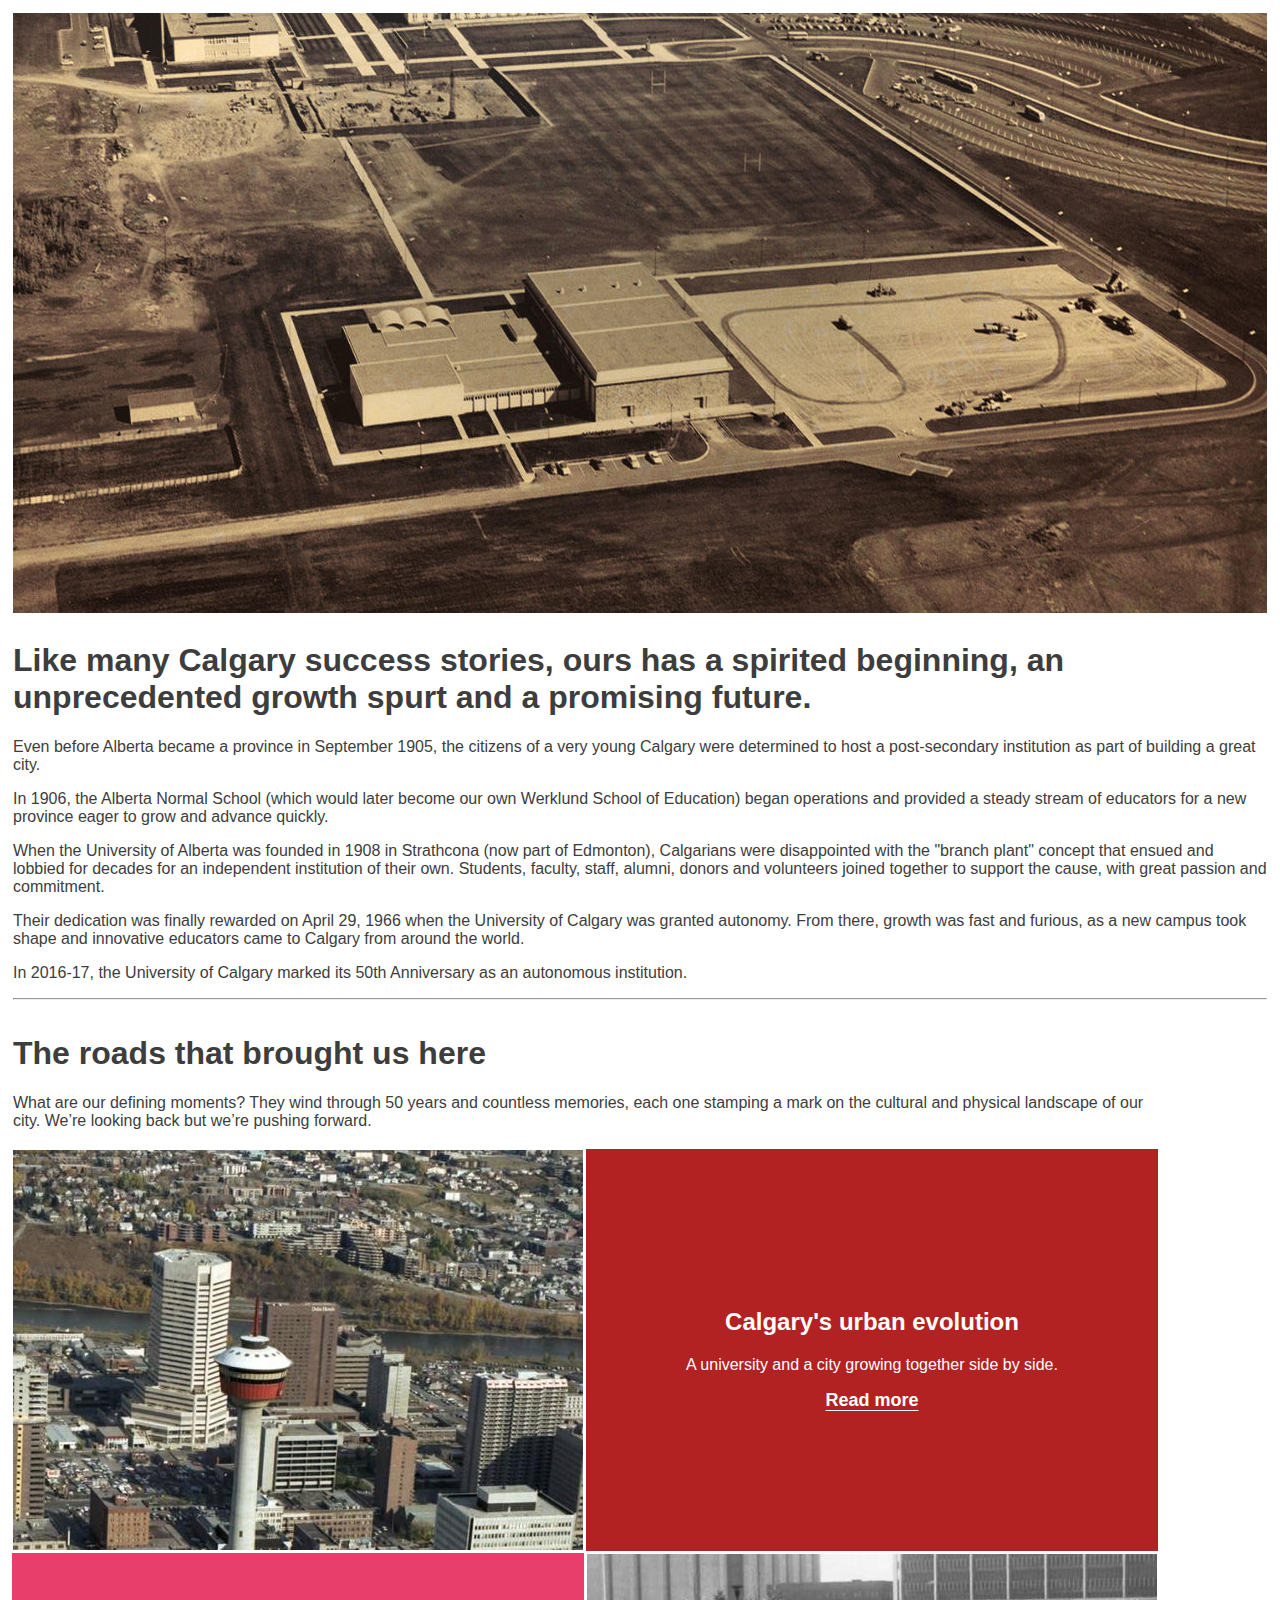
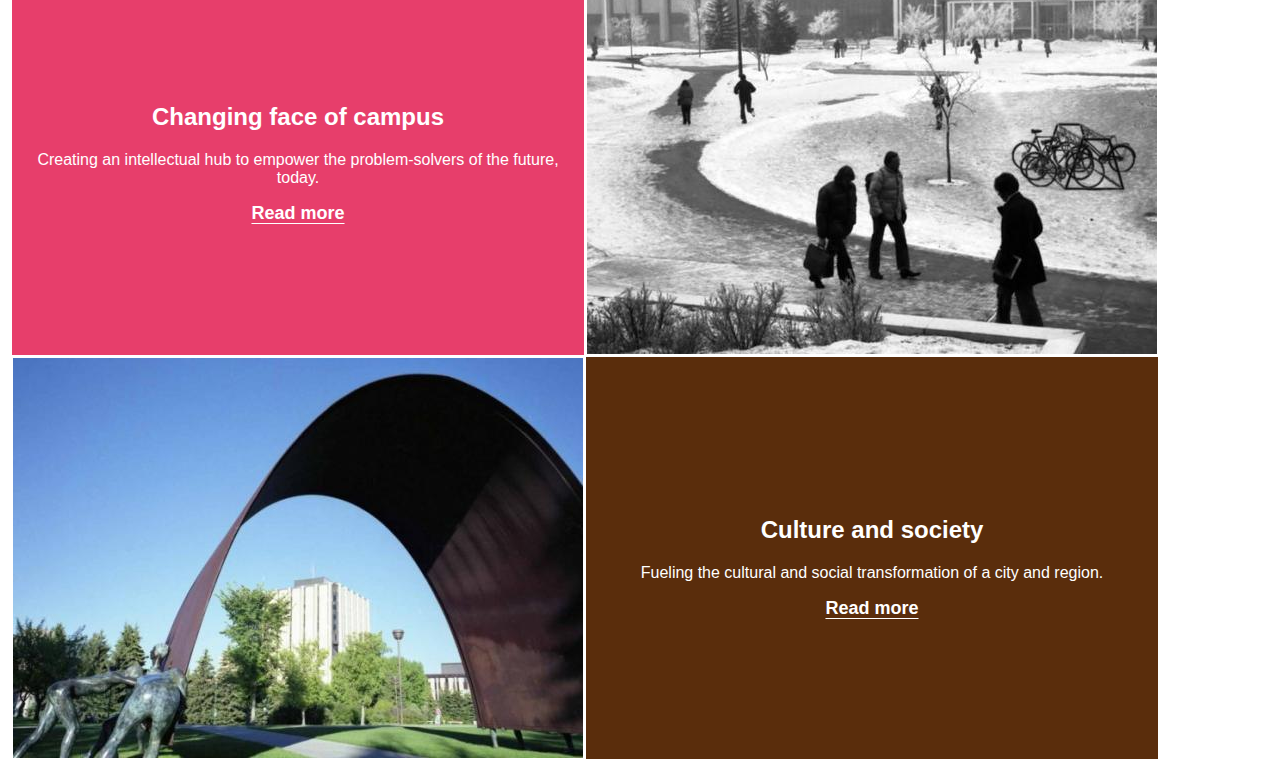
<file: ex1/index.html>
<!DOCTYPE html>
<html lang="en">
<head>
    <title>Our History</title>
    <link rel="stylesheet" type="text/css", href="styles.css">
</head>
<body>

<table border="0" width="100%">
    <tr>
        <td colspan="2">
            <img src="banner2.jpg" width="100%" height="600px">
        </td>
    </tr>
    <tr>
        <td colspan="2">
            <h1>Like many Calgary success stories, ours has a spirited beginning, an unprecedented growth spurt and a promising future.</h1>
            <p>Even before Alberta became a province in September 1905, the citizens of a very young Calgary were determined to host a post-secondary institution as part of building a great city.</p>
            <p>In 1906, the Alberta Normal School (which would later become our own Werklund School of Education) began operations and provided a steady stream of educators for a new province eager to grow and advance quickly.</p>
            <p>When the University of Alberta was founded in 1908 in Strathcona (now part of Edmonton), Calgarians were disappointed with the "branch plant" concept that ensued and lobbied for decades for an independent institution of their own. Students, faculty, staff, alumni, donors and volunteers joined together to support the cause, with great passion and commitment.</p>
            <p>Their dedication was finally rewarded on April 29, 1966 when the University of Calgary was granted autonomy. From there, growth was fast and furious, as a new campus took shape and innovative educators came to Calgary from around the world.</p>
            <p>In 2016-17, the University of Calgary marked its 50th Anniversary as an autonomous institution.</p>
            <hr>
        </td>
    </tr>
</table>

<table class="table2" border="0">
    <tr>
        <td colspan="2">
            <h1>The roads that brought us here</h1>
            <p>What are our defining moments? They wind through 50 years and countless memories, each one stamping a mark on the cultural and physical landscape of our city. We’re looking back but we’re pushing forward.</p>
        </td>
    </tr>
    <tr>
        <td class="td_image_width">
            <img src="image11.jpg" alt="Calgary's urban evolution" class="img_standard">
        </td>
        <td class="box1 box_text_color">
            <h2>Calgary's urban evolution</h2>
            <p>A university and a city growing together side by side.</p>
            <a href="https://ucalgary.ca/about/our-history/calgarys-urban-evolution" class="read-more">Read more</a>
        </td>
    </tr>
    <tr>
        <td class="box2 box_text_color">
            <h2>Changing face of campus</h2>
            <p>Creating an intellectual hub to empower the problem-solvers of the future, today.</p>
            <a href="https://ucalgary.ca/about/our-history/changing-face-campus" class="read-more">Read more</a>
        </td>
        <td class="td_image_width">
            <img src="image21.jpg" alt="Changing face of campus" class="img_standard">
        </td>
    </tr>
    <tr>
        <td class="td_image_width">
            <img src="image31.jpg" alt="Culture and society" class="img_standard">
        </td>
        <td class="box3 box_text_color">
            <h2>Culture and society</h2>
            <p>Fueling the cultural and social transformation of a city and region.</p>
            <a href="https://ucalgary.ca/about/our-history/culture-and-society" class="read-more">Read more</a>
        </td>
    </tr>
</table>

</body>
</html>
</file>
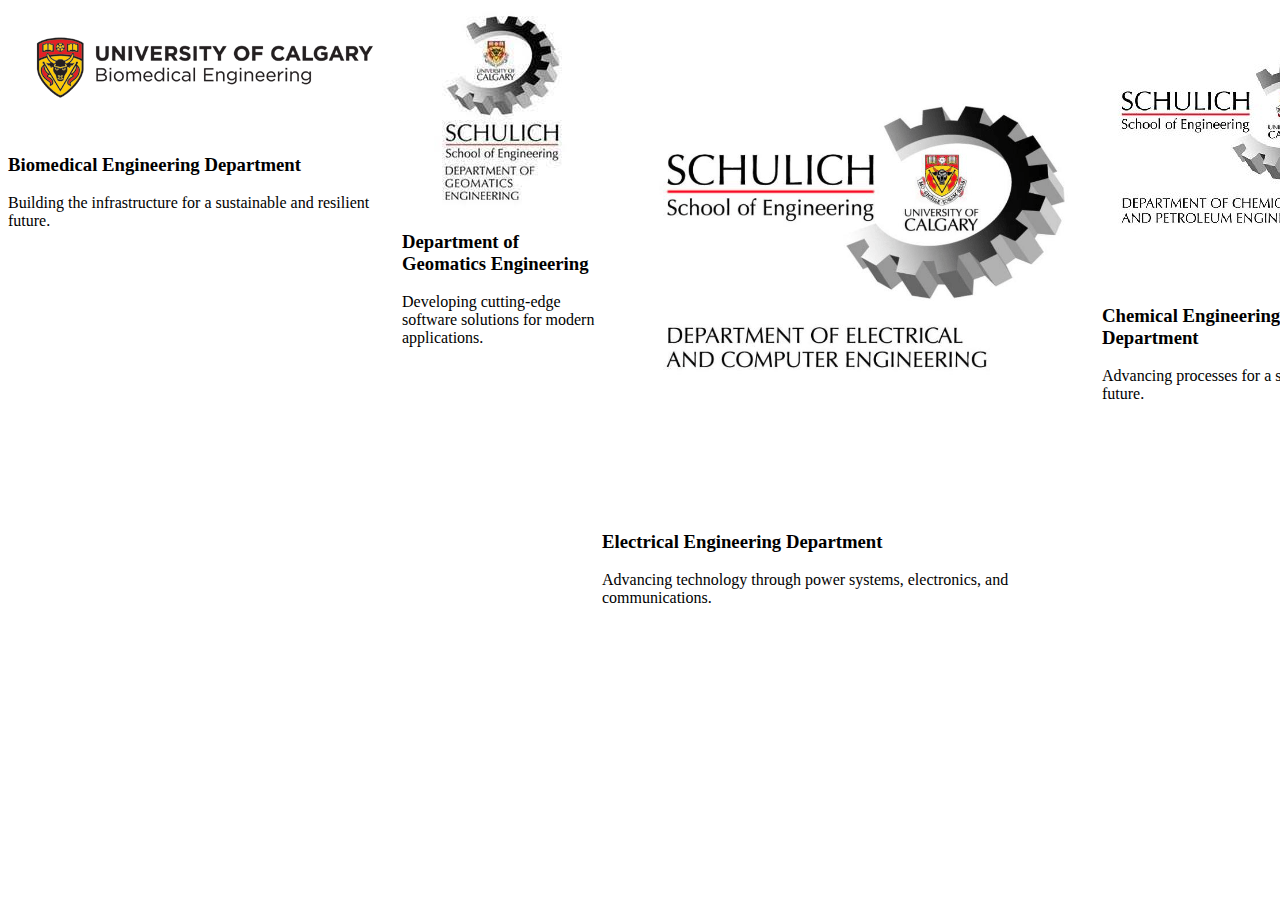
<file: ex2/exercise2.html>
<!DOCTYPE html>
<html>
<head>
    <link rel="stylesheet" href="style2.css">
</head>
<body>
    <div class="container">
        <div class="item">
            <img src="schulich.png">
            <h3>SCHULICH School of Engineering</h3>
            <p>UCalgary's hub for innovative engineering education.</p>
        </div>

        <div class="item">
            <img src="EE_eng.png" >
            <h3>Electrical Engineering Department</h3>
            <p>Advancing technology through power systems, electronics, and communications.</p>
        </div>

        <div class="item">
            <img src="chemical_eng.jpg">
            <h3>Chemical Engineering Department</h3>
            <p>Advancing processes for a sustainable future.</p>
        </div>

        <div class="item">
            <img src="biomedical.png">
            <h3>Biomedical Engineering Department</h3>
            <p>Building the infrastructure for a sustainable and resilient future.</p>
        </div>

        <div class="item">
            <img src="geomatics_eng.jpeg">
            <h3>Department of Geomatics Engineering</h3>
            <p>Developing cutting-edge software solutions for modern applications.</p>
        </div>
    </div>

</body>
</html>
</file>
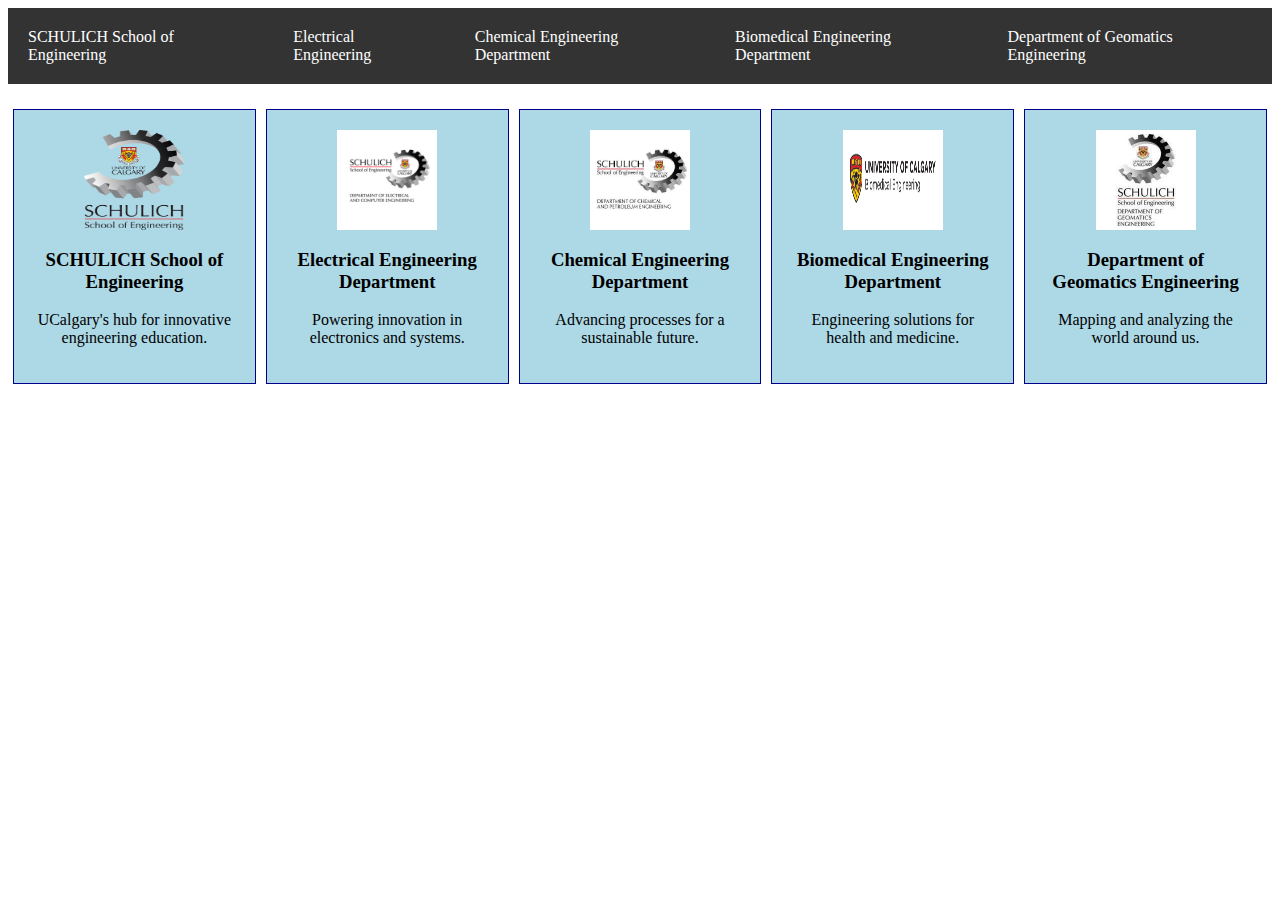
<file: ex3/exercise3.html>
<!DOCTYPE html>
<html lang="en">
<head>
    <link rel="stylesheet" href="style3.css">
    <title>Exercise 3</title>
</head>
<body>
    <nav class="navbar">
        <ul class="nav-links">
            <li class="nav-item">
                <a href="https://schulich.ucalgary.ca/">SCHULICH School of Engineering</a>
                <ul class="dropdown">
                    <li><a href="#">Home</a></li>
                    <li><a href="#">About</a></li>
                    <li><a href="#">Research</a></li>
                </ul>
            </li>
            <li class="nav-item"><a href="https://www.ucalgary.ca/future-students/undergraduate/explore-programs/electrical-engineering">Electrical Engineering</a></li>
            <li class="nav-item"><a href="https://schulich.ucalgary.ca/chemical-petroleum/home">Chemical Engineering Department</a></li>
            <li class="nav-item"><a href="https://schulich.ucalgary.ca/biomedical/home">Biomedical Engineering Department</a></li>
            <li class="nav-item"><a href="https://schulich.ucalgary.ca/geomatics">Department of Geomatics Engineering</a></li>
        </ul>
    </nav>

    <!-- Main Content Section -->
    <div class="Container">
        <div class="item">
            <img src="schulich.png" alt="Schulich School of Engineering">
            <h3>SCHULICH School of Engineering</h3>
            <p>UCalgary's hub for innovative engineering education.</p>
        </div>
        <div class="item">
            <img src="EE_eng.png" alt="Electrical Engineering">
            <h3>Electrical Engineering Department</h3>
            <p>Powering innovation in electronics and systems.</p>
        </div>
        <div class="item">
            <img src="chemical_eng.jpg" alt="Chemical Engineering">
            <h3>Chemical Engineering Department</h3>
            <p>Advancing processes for a sustainable future.</p>
        </div>
        <div class="item">
            <img src="biomedical.png" alt="Biomedical Engineering">
            <h3>Biomedical Engineering Department</h3>
            <p>Engineering solutions for health and medicine.</p>
        </div>
        <div class="item">
            <img src="geomatics_eng.jpeg" alt="Geomatics Engineering">
            <h3>Department of Geomatics Engineering</h3>
            <p>Mapping and analyzing the world around us.</p>
        </div>
    </div>
</body>
</html>
</file>
<file: ex1/styles.css>
/* Remove default browser padding and margin */
body {
	margin: 0;
	padding: 10px;
	font-family: Arial, sans-serif;
	color: #3d3d3d;
	font-size: 16px;
}

/* Styling table 2 for vertical spacing */
.table2 tr {
	height: 20px;
}

.table2-container {
    display: flex;
    justify-content: center;  /* Center horizontally */
}

/* Standardizing the image width and display */
.td_image_width {
	width: 570px;
}

.img_standard {
	width: 570px;
	height: 400px;
	display: block;
}

/* Background colors for event description boxes */
.box1 {
	background-color: #B22222;
	text-align: center;
}

.box2 {
	background-color: #E73E6B;
	text-align: center;
}

.box3 {
	background-color: #5A2D0C;
	text-align: center;
}

/* Text styling inside boxes */
.box_text_color {
	color: white;
	padding: 10px;
	margin: 0;
}

/* Styling the Read More buttons */
a.read-more {
	color: white;
	text-decoration: underline;
	text-underline-offset: 4px;
	font-size: 18px;
	font-weight: bold;
	display: inline-block;
	position: relative;
	transition: color 0.3s ease;
}

a.read-more:hover::after {
	content: " →";
}
</file>
<file: ex2/style2.css>
.container {
    display: flex;
    
    
    
    /*flex-direction: column;*/
    /*flex-direction: row-reverse;*/
    /*flex-direction: column-reverse;*/
    
    /* flex-wrap: wrap; */

    /* flex-wrap: wrap-reverse; */
    .item:nth-child(1) {
        order: 3;
        }
        .item:nth-child(2) {
        order: 1;
        }
        .item:nth-child(3) {
        order: 2;
        }
}
</file>
<file: ex3/style3.css>
/* Navbar Styling */
.navbar {
    background-color: #333;
    display: flex;
    justify-content: space-around; /* This ensures even spacing between items */
    padding: 10px 0;
}

.nav-links {
    display: flex;
    list-style: none;
    padding: 0;
    margin: 0;
}

.nav-item {
    position: relative;
}

.nav-item a {
    color: white; /* Sets link color to white */
    text-decoration: none;
    padding: 10px 20px; /* Adds padding to increase space around links */
    display: block;
    font-size: 16px;
}

/* Dropdown Menu */
.nav-item:hover > .dropdown {
    display: block;
}

.dropdown {
    display: none;
    position: absolute;
    top: 100%;
    left: 0;
    background-color: #333;
    list-style: none;
    padding: 10px 0;
    margin: 0;
    width: 180px;
    box-shadow: 0 4px 6px rgba(0, 0, 0, 0.3);
}

.dropdown li {
    padding: 8px 20px;
}

.dropdown li a {
    color: white;
    text-decoration: none;
}

.dropdown li a:hover {
    background-color: #bdbbbb;
}

/* Hover Effects */
.nav-item a:hover {
    background-color: #bdbbbb;
}

/* Content Section */
.Container {
    display: flex;
    justify-content: space-around; /* This ensures even spacing between items */
    margin-top: 20px;
}

.item {
    flex: 1 1 18%;
    box-sizing: border-box;
    padding: 20px;
    margin: 5px;
    background-color: lightblue;
    border: 1px solid darkblue;
    text-align: center;
    transition: transform 0.3s ease;
}

.item img {
    width: 100px;
    height: 100px;
    display: block;
    margin: 0 auto 10px;
}

.item:hover {
    transform: scale(1.05);
}
</file>
